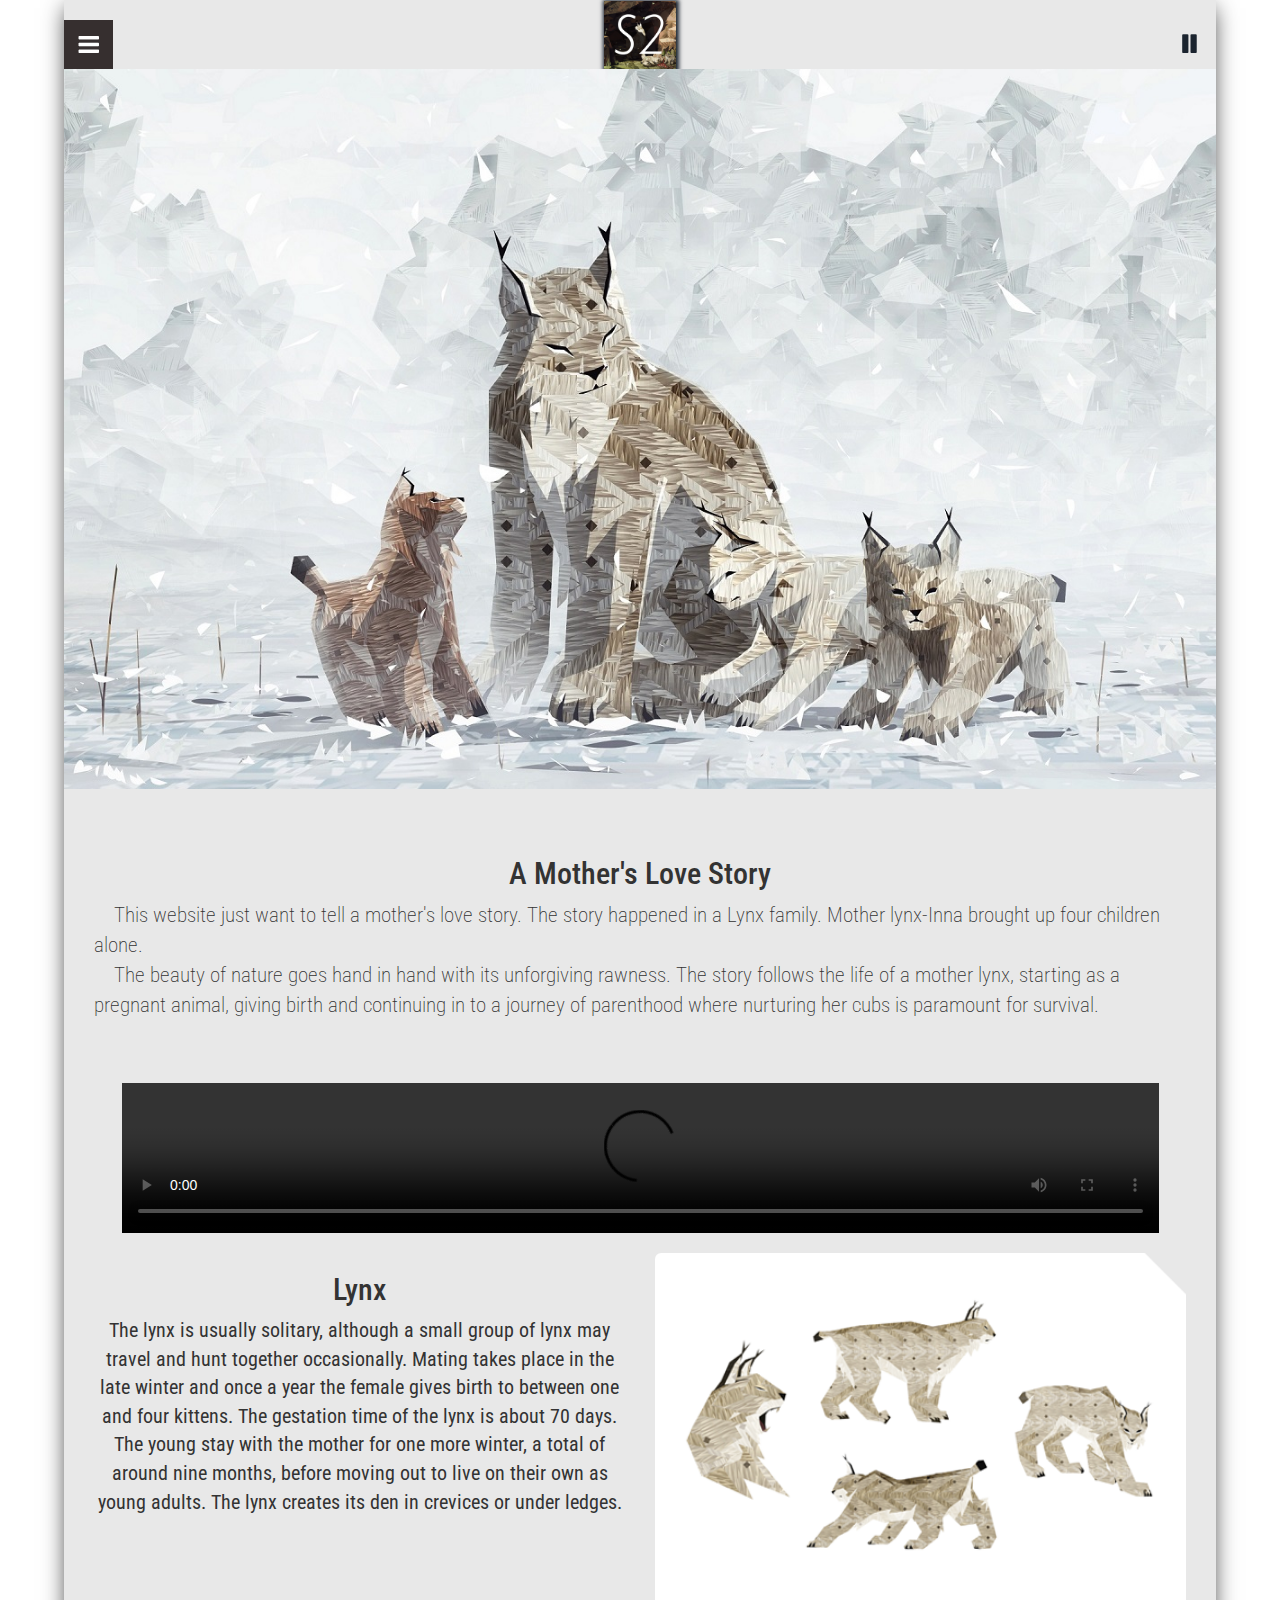
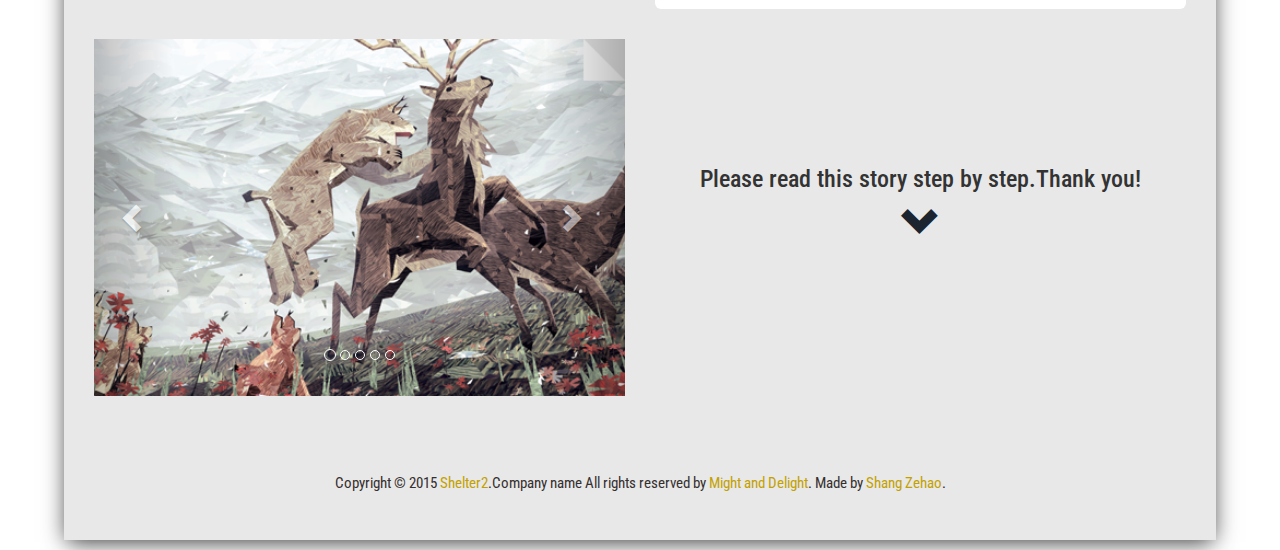
<file: index.html>
<!DOCTYPE html>
<html>

	<head>
		<meta http-equiv="Content-Type" content="text/html; charset=utf-8" />
		<!--Responsive get the browser width-->
		<meta name="viewport" content="width=device-width, initial-scale=1">

		<!--keywords to help user search in Search Engine-->
		<meta name="keywords" content="SHELTER Shelter Mother Lover Children Lynx Family Story" />

		<!--Title-->
		<title>Mother's Love</title>

		<!--bootstrap-->
		<link href="css/bootstrap.css" rel="stylesheet" type="text/css" media="all" />

		<!--<ico> left of title-->
		<link type="image/x-icon" rel="icon" href="images/icon2.ico">

		<!--main-style-->
		<link href="css/main.css" rel="stylesheet" type="text/css" media="all" />

		<!--- Navigation from Right To Left --->
		<link rel="stylesheet" type="text/css" href="css/navigation.css" />

		<!-- Font-family: Roboto Condensed-->
		<link href='https://fonts.googleapis.com/css?family=Roboto+Condensed:400,300,700' rel='stylesheet' type='text/css'>

		<!-- Icomoon Icon Fonts-->
		<link href="css/font-awesome.css" rel="stylesheet">
	</head>

	<body>
		<!--page style-->
		<div class="main">

			<!--Header-->
			<div class="text-center">

				<!--- Navigation button --->
				<button id="showLeft" class="navig"></button>
				<!--- END： Navigation button --->

				<!--LOGO-->
				<a href="cn/index.html">
					<img class="logo" src="images/logo2.jpg" alt="LOGO">
				</a>
				<!--END：LOGO-->

				<!--Music button-->
				<div class="audioBtn">
					<a id="audio_btn">
						<i id="music_btn" class="glyphicon glyphicon-pause"></i>
					</a>
				</div>
				<!--END:Music button-->

			</div>
			<!--END: Header-->

			<!--- Navigation from Left To Right --->
			<div class="lynx-spmenu-push">
				<nav class="lynx-spmenu lynx-spmenu-vertical lynx-spmenu-left" id="lynx-spmenu-s1">
					<h3>Mother's Love Story</h3>
					<a href="index.html" class="active">Theme</a>
					<a href="Chase.html">Chase</a>
					<a href="Birth.html">Brith</a>
					<a href="Grow_up.html">Grow up</a>
					<a href="Death.html">Death</a>
					<a href="Leaving.html">Leaving</a>
					<a href="End.html">End</a>
					<a href="cn/index.html">Chinese</a>
				</nav>
			</div>
			<!---END: Navigation from Left To Right --->

			<!--Banner-->
			<div>
				<img src="images/Theme.jpg" class="banner" alt="Theme" />
			</div>
			<!--END： Banner-->

			<!--Jumbotron-->
			<header class="jumbotron text-center" style="margin-bottom: 0px;">
				<h2>A Mother's Love Story</h2>
				<p class="text-left">&nbsp;&nbsp;&nbsp;&nbsp;This website just want to tell a mother's love story. The story happened in a Lynx family. Mother lynx-Inna brought up four children alone.<br>&nbsp;&nbsp;&nbsp;&nbsp;The beauty of nature goes hand in hand with its unforgiving rawness. The story follows the life of a mother lynx, starting as a pregnant animal, giving birth and continuing in to a journey of parenthood where nurturing her cubs is paramount for survival. </p>
			</header>
			<!--END:Jumbotron-->

			<!--Video-->
			<div id="Video" class="text-center">
				<video id="myVideo" width="90%" controls="controls">
					<source src="http://cdn.steamstatic.com.8686c.com/steam/apps/256664575/movie480.webm?t=1464105831" type="video/webm">
				</video>
			</div>
			<!--END:VIDEO-->

			<!--Image and Text about Lynx-->
			<div class="row myRow">
				<div class="col-md-6 text-center">
					<h2>Lynx</h2>
					<p class="text">The lynx is usually solitary, although a small group of lynx may travel and hunt together occasionally. Mating takes place in the late winter and once a year the female gives birth to between one and four kittens. The gestation time of the lynx is about 70 days. The young stay with the mother for one more winter, a total of around nine months, before moving out to live on their own as young adults. The lynx creates its den in crevices or under ledges.</p>
				</div>
				<div class="col-md-6">
					<img src="images/shelter2_5t1.png" class="img-responsive img-rounded " alt="lynx" width="100%" />
				</div>
			</div>
			<!--END:Image and Text about Lynx-->

			<div class="row myRow">

				<!--Caeousel-->
				<div class=" col-md-6">
					<div id="myCarousel" class="carousel slide" data-ride="carousel" data-interval="2000">
						<ol class="carousel-indicators">
							<li data-target="#myCarousel" data-slide-to="0" class="active"></li>
							<li data-target="#myCarousel" data-slide-to="1"></li>
							<li data-target="#myCarousel" data-slide-to="2"></li>
							<li data-target="#myCarousel" data-slide-to="3"></li>
							<li data-target="#myCarousel" data-slide-to="4"></li>
						</ol>
						<div class="carousel-inner">
							<div class="item active"><img src="images/shelter2_4t1.png" alt="lynx" alt="sbys52" class="img-style"></div>
							<div class="item"><img src="images/shelter2_7t1.png" alt="lynx" class="img-style">
								<div class="carousel-caption">
								</div>
							</div>
							<div class="item"><img src="images/shelter2_screenshot_10t1.png" alt="lynx" class="img-style"></div>
							<div class="item"><img src="images/shelter2_screenshot_8t1.png" alt="lynx" class="img-style"></div>
							<div class="item"><img src="images/shelter2_screenshot_5t1.png" alt="lynx" class="img-style"></div>
						</div>

						<a href="#myCarousel" data-slide="prev" class="carousel-control left">
							<span class="glyphicon glyphicon-chevron-left"></span>
						</a>
						<a href="#myCarousel" data-slide="next" class="carousel-control right">
							<span class="glyphicon glyphicon-chevron-right"></span>
						</a>
					</div>
				</div>
				<!--END:Caeousel-->

				<!--Right content-->
				<div class="col-md-6 text-center">
					<h3 style="padding-top: 20%;">Please read this story step by step.Thank you!</h3>
					
					<!--Next page button-->
					<a href="Chase.html" style=""><i class="glyphicon glyphicon-chevron-down" style="font-size: 40px;"></i></a>
					<!--Next page button-->
				</div>
				<!--END:Right content-->
			</div>

			<!--Background Music-->
			<audio id="music" src="Soundtrack/Theme.mp3" autoplay="autoplay" loop="loop"></audio>
			<!--END: Background Music-->

			<!--Footer-->
			<p class="footer-class">Copyright &copy; 2015
				<a href="http://mightanddelight.com/shelter-2/" target="_blank">Shelter2</a>.Company name All rights reserved by
				<a href="http://mightanddelight.com/" target="_blank">Might and Delight</a>. Made by
				<a href="" data-toggle="modal" data-target=".Me">Shang Zehao</a>.</p>
			<!--END: Footer-->

		</div>
		<!--END:Main-->

		<!--modal-->
		<div class="modal fade Me">
			<div class="modal-dialog">
				<div class="modal-content">
					<div class="modal-header">
						<button class="close" data-dismiss="modal">&times;</button>
						<h4>Put my heart into every website!</h4>
					</div>
					<div class="modal-body">
						<div class="row">
							<div class="col-sm-6 col-sm-offset-3 text-center">
								<span class="glyphicon glyphicon-earphone"></span>:
								<a href="tel://+86 18338640523">+86 18338640523</a>
							</div>
							<div class="col-sm-6 col-sm-offset-3 text-center">
								<span class="fa fa-weixin"></span>:<img class="img-responsive" src="images/Weichat.png" />
							</div>
						</div>
					</div>
					<div class="modal-footer">
						<button class="btn btn-warning" data-dismiss="modal">OK</button>
					</div>
				</div>
			</div>
		</div>
		<!-- END:modal-->

		<!--Script-->

		<!-- jQuery-->
		<script src="js/jquery.min.js"></script>
		<!--bootstrap js-->
		<script src="js/bootstrap.min.js"></script>
		<!--Navigation-->
		<script src="js/classie.js"></script>
		<!--main js-->
		<script src="js/main.js"></script>

		<!--END: Script-->
	</body>

</html>
</file>
<file: css/main.css>
/*whole website's font and background-color*/

body {
	font-family: 'Roboto Condensed', sans-serif;
	background: #fff;
}


/*Link:Hover Effect*/

body a {
	transition: 0.5s all;
	-webkit-transition: 0.5s all;
	-o-transition: 0.5s all;
	-moz-transition: 0.5s all;
	-ms-transition: 0.5s all;
}

a:hover {
	cursor: pointer;
}


/*To make the main concent like page*/

@media only screen and (min-width:460px) {
	.main {
		width: 90%;
		margin: 0 auto;
		background-color: #E8E8E8;
		box-shadow: 0px 5px 22px -3px;
		padding-top: 1px;
	}
}

@media only screen and (max-width:460px) {
	.main {
		width: 94%;
		margin: 0 auto;
		background-color: #E8E8E8;
		box-shadow: 0px 5px 22px -3px;
		padding-top: 1px;
	}
}


/*Navigation Botton*/

button.navig {
	width: 49px;
	height: 49px;
	background: url(../images/menu.png) no-repeat;
	display: block;
	outline: none;
	border: 0;
	float: left;
	position: fixed;
	top: 20px;
	left: 5%;
	z-index: 1;
}


/*LOGO*/

.logo {
	box-shadow: 1px 1px 4px 2px;
	width: 72px;
}


/*audio botton*/

.audioBtn {
	position: fixed;
	right: 6%;
	top: 30px;
	z-index: 1;
}

#music_btn {
	font-size: 25px;
}


/*Banner--Huge Image*/

.banner {
	width: 100%;
}


/*Footer*/

p.footer-class {
	text-align: center;
	padding: 4em 0 3em;
	font-size: 1.1em;
	color: #362f2f;
}

p.footer-class a {
	text-decoration: none;
	color: #c3a000;
}

p.footer-class a:hover {
	color: #f16000;
}


/*Text style*/

.text {
	font-size: 20px;
}

p {
	text-align: center;
}


/*Hidden element*/

#down {
	display: none;
}

#down2 {
	display: none;
}

#down3 {
	display: none;
}


/*Container Style*/

.myRow {
	padding: 15px 30px;
}


/*Images Style*/

.img-style {
	width: 100%;
}

@media only screen and (min-width: 0px) and (max-width: 400px) {
	.myImg {
		width: 90%;
	}
}

@media only screen and (min-width: 401px) and (max-width: 991px) {
	.myImg {
		width: 70%;
	}
}

@media only screen and (min-width: 992px) {
	.myImg {
		width: 90%;
	}
}


/*Canvas Animation*/

@media only screen and (max-width: 768px) {
	.myCanvas {
		position: absolute;
		top: 130px;
		width: 100%;
	}
	#canvas {
		width: 250px;
	}
}

@media only screen and (min-width: 768px) and (max-width: 1024px) {
	.myCanvas {
		position: absolute;
		top: 220px;
		width: 100%;
	}
	#canvas {
		width: 330px;
	}
}

@media only screen and (min-width: 1024px) {
	.myCanvas {
		position: absolute;
		top: 360px;
		width: 100%;
	}
	#canvas {
		width: 450px;
	}
}

/*Botton color of Death.html*/
.death {
	color: #ffaf0c;
}
</file>
<file: css/navigation.css>
/* Styles for all menus */

.lynx-spmenu {
	background: #362f2f;
	position: fixed;
}

.lynx-spmenu h3 {
	color: #fff;
	font-size: 1.9em;
	padding: 20px;
	margin: 0;
	font-weight: 300;
	background: #ff8598;
	text-align: center;
}

.lynx-spmenu a {
	display: block;
	color: #fff;
	font-size: 1.1em;
	font-weight: 300;
	text-decoration: none;
	text-align: center;
}

.lynx-spmenu a:hover {
	background: #de7787;
	color: #fff;
	transition: 0.5s all;
	-webkit-transition: 0.5s all;
	-o-transition: 0.5s all;
	-moz-transition: 0.5s all;
	-ms-transition: 0.5s all;
}

.lynx-spmenu a.active {
	background: #de7787;
}


/* Styles for the content of the menu */

.lynx-spmenu-vertical {
	width: 150px;
	height: 512px;
	top: 18%;
	z-index: 1000;
}

.lynx-spmenu-vertical a {
	padding: 1em;
}

.lynx-spmenu-horizontal {
	width: 100%;
	height: 150px;
	left: 0;
	z-index: 1000;
	overflow: hidden;
}

.lynx-spmenu-horizontal h3 {
	height: 100%;
	width: 20%;
	float: left;
}

.lynx-spmenu-horizontal a {
	float: left;
	width: 20%;
	padding: 0.8em;
	border-left: 1px solid #258ecd;
}


/* Vertical menu that slides from the left or right */

.lynx-spmenu-left {
	left: -240px;
}

.lynx-spmenu-left.lynx-spmenu-open {
	left: 0px;
}


/* Transitions */

.lynx-spmenu,
.lynx-spmenu-push {
	-webkit-transition: all 0.3s ease;
	-moz-transition: all 0.3s ease;
	transition: all 0.3s ease;
}

/*Responsive Nacigation*/
@media (max-width:640px) {
	.lynx-spmenu-vertical {
		top: 15%;
	}
}

@media (max-width:480px) {
	.lynx-spmenu-vertical {
		width: 120px;
		height: 351px;
		top: 25%;
	}
	.lynx-spmenu h3 {
		font-size: 1.2em;
		padding: 10px;
	}
	.lynx-spmenu a {
		padding: 10px;
		font-size: 0.875em;
	}
	ul.menu-top {
		padding: 0;
	}
}
</file>
